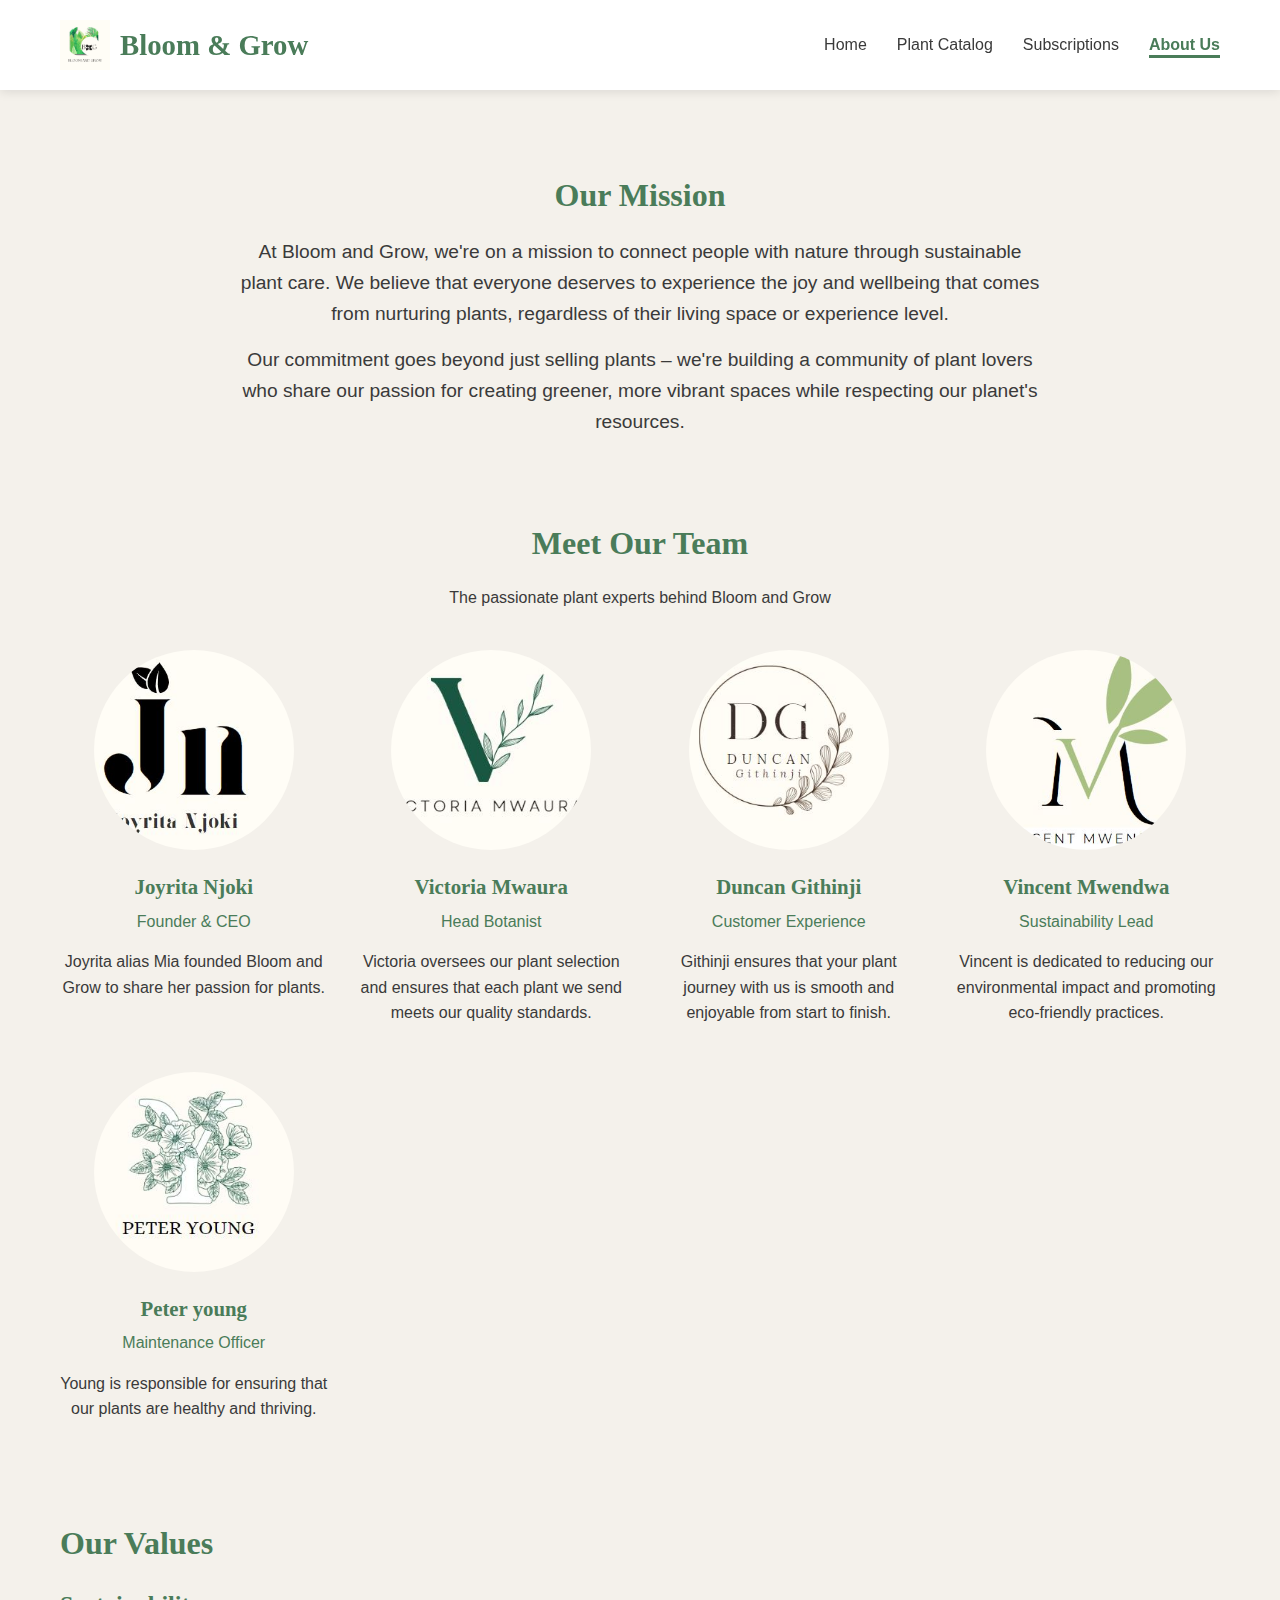
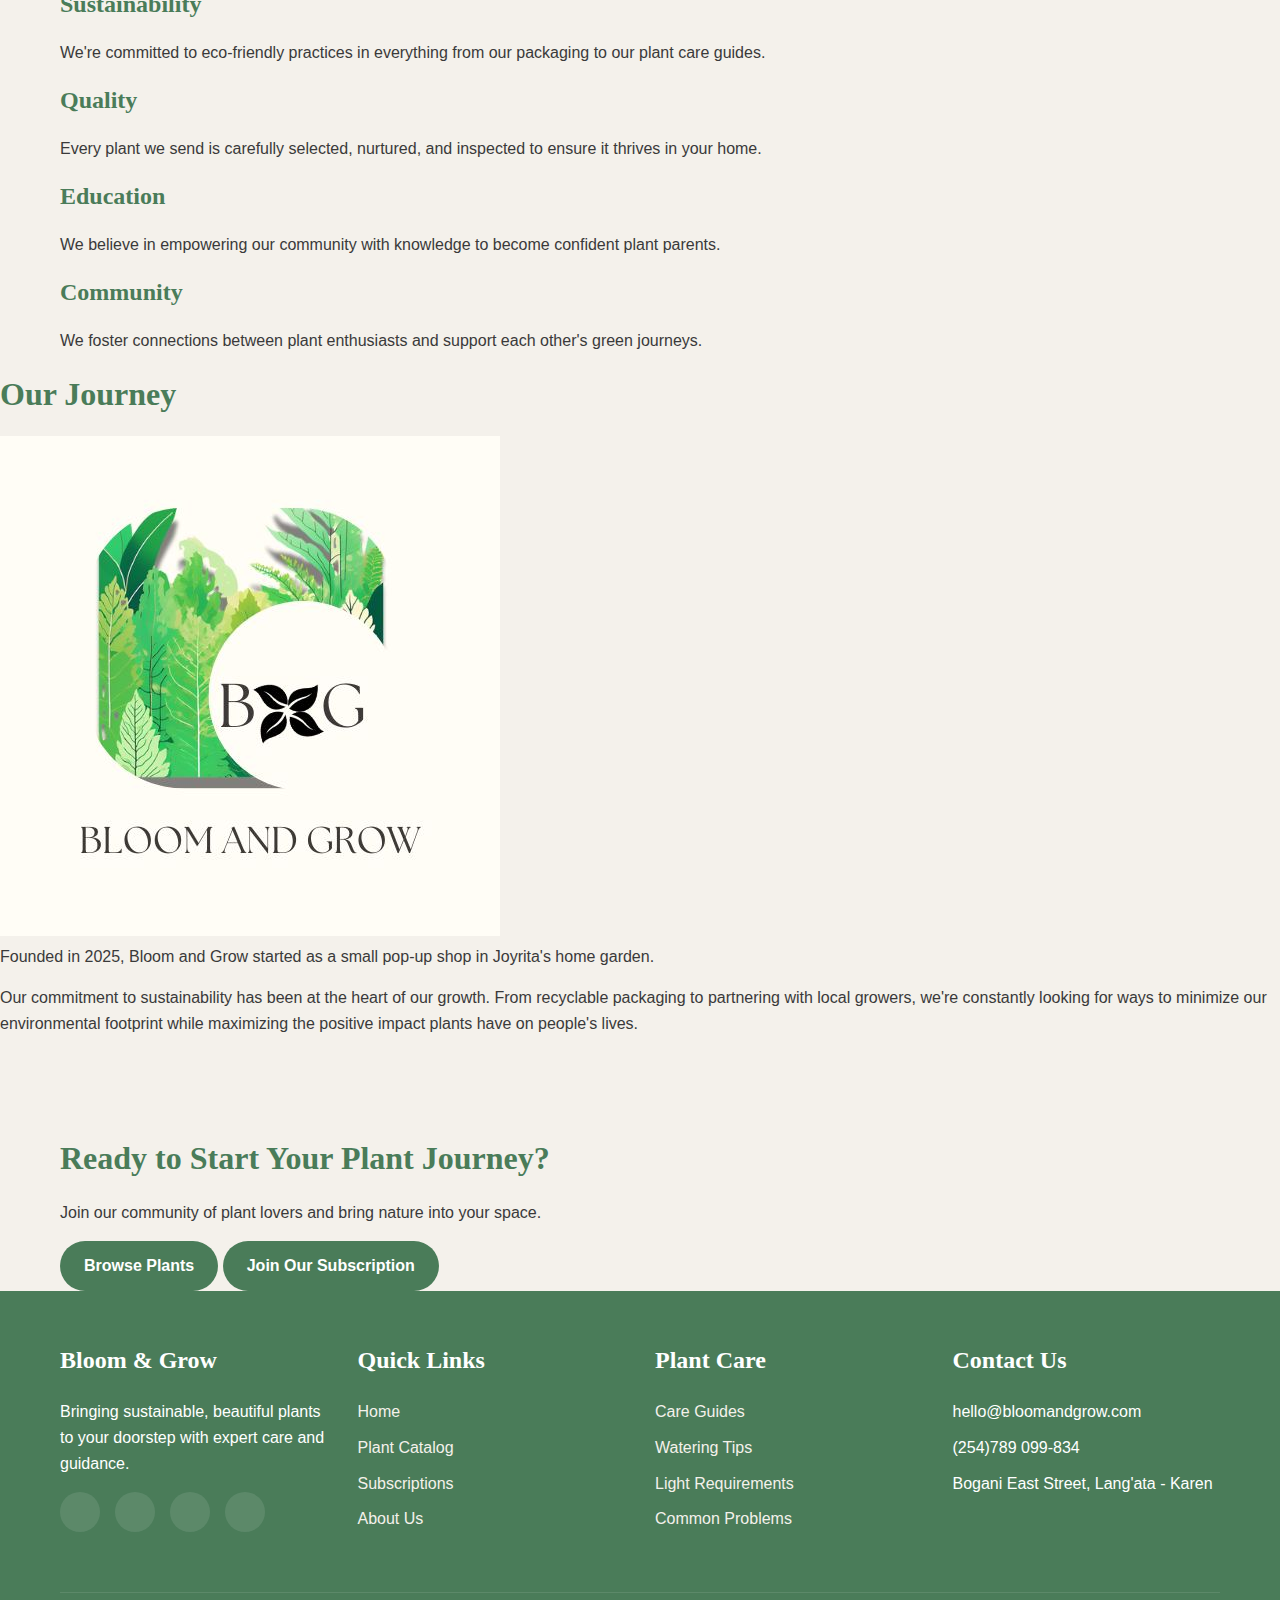
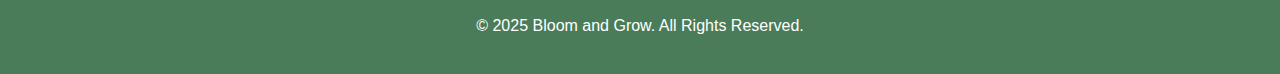
<file: about.html>
<!DOCTYPE html>
<html lang="en">
<head>
    <meta charset="UTF-8">
    <meta name="viewport" content="width=device-width, initial-scale=1.0">
    <title>Bloom and Grow - About Us</title>
    <link rel="stylesheet" href="styles.css">
    <script src="script.js" defer></script>
</head>
<body>
    <header>
        <div class="container">
            <nav class="navbar">
                <div class="logo">
                    <img src="assets/bnglogo.jpg" alt="Bloom and Grow Logo">
                    <h1>Bloom & Grow</h1>
                </div>
                <ul class="nav-links">
                    <li><a href="index.html">Home</a></li>
                    <li><a href="catalog.html">Plant Catalog</a></li>
                    <li><a href="subscription.html">Subscriptions</a></li>
                    <li><a href="about.html" class="active">About Us</a></li>
                </ul>
                <div class="hamburger">
                    <span></span>
                    <span></span>
                    <span></span>
                </div>
            </nav>
        </div>
    </header>

    <section class="about-page">
        <div class="container">
            <div class="mission fade-in">
                <h2>Our Mission</h2>
                <p>At Bloom and Grow, we're on a mission to connect people with nature through sustainable plant care. We believe that everyone deserves to experience the joy and wellbeing that comes from nurturing plants, regardless of their living space or experience level.</p>
                <p>Our commitment goes beyond just selling plants – we're building a community of plant lovers who share our passion for creating greener, more vibrant spaces while respecting our planet's resources.</p>
            </div>
            
            <div class="team">
                <div class="section-title fade-in">
                    <h2>Meet Our Team</h2>
                    <p>The passionate plant experts behind Bloom and Grow</p>
                </div>
                
                <div class="team-grid">
                    <div class="team-member fade-in">
                        <div class="team-img">
                            <img src="assets/joyrita.JPG" alt="Joyrita Njoki">
                        </div>
                        <h3 class="team-name">Joyrita Njoki</h3>
                        <p class="team-position">Founder & CEO</p>
                        <p>Joyrita alias Mia founded Bloom and Grow to share her passion for plants.</p>
                    </div>
                    
                    <div class="team-member fade-in">
                        <div class="team-img">
                            <img src="assets/victoria.JPG" alt="Victoria Mwaura">
                        </div>
                        <h3 class="team-name">Victoria Mwaura</h3>
                        <p class="team-position">Head Botanist</p>
                        <p>Victoria oversees our plant selection and ensures that each plant we send meets our quality standards.</p>
                    </div>
                    
                    <div class="team-member fade-in">
                        <div class="team-img">
                            <img src="assets/duncan.JPG" alt="Duncan Githinji">
                        </div>
                        <h3 class="team-name">Duncan Githinji</h3>
                        <p class="team-position">Customer Experience</p>
                        <p>Githinji ensures that your plant journey with us is smooth and enjoyable from start to finish.</p>
                    </div>
                    
                    <div class="team-member fade-in">
                        <div class="team-img">
                            <img src="assets/vincent.JPG" alt="Vincent Mwendwa">
                        </div>
                        <h3 class="team-name">Vincent Mwendwa</h3>
                        <p class="team-position">Sustainability Lead</p>
                        <p>Vincent is dedicated to reducing our environmental impact and promoting eco-friendly practices.</p>
                    </div>

                    <div class="team-member fade-in">
                        <div class="team-img">
                            <img src="assets/young.JPG" alt="Peter Young">
                        </div>
                        <h3 class="team-name">Peter young</h3>
                        <p class="team-position"> Maintenance Officer</p>
                        <p> Young is responsible for ensuring that our plants are healthy and thriving.</p>
                    </div>
                </div>
            </div>

            <div class="values fade-in">
                <h2>Our Values</h2>
                <div class="values-grid">

                        <h3>Sustainability</h3>
                        <p>We're committed to eco-friendly practices in everything from our packaging to our plant care guides.</p>

                        <h3>Quality</h3>
                        <p>Every plant we send is carefully selected, nurtured, and inspected to ensure it thrives in your home.</p>
                   
                        <h3>Education</h3>
                        <p>We believe in empowering our community with knowledge to become confident plant parents.</p>
                    
                        </div>
                        <h3>Community</h3>
                        <p>We foster connections between plant enthusiasts and support each other's green journeys.</p>
                </div>
            </div>
            
            <div class="story fade-in">
                <h2>Our Journey</h2>
                <div class="story-content">
                    <div class="story-image">
                        <img src="assets/bnglogo.jpg" alt="Bloom and Grow Journey">
                    </div>
                    <div class="story-text">
                        <p>Founded in 2025, Bloom and Grow started as a small pop-up shop in Joyrita's home garden.</p>
                        <p>Our commitment to sustainability has been at the heart of our growth. 
                            From recyclable packaging to partnering with local growers,
                            we're constantly looking for ways to minimize our environmental footprint while maximizing the positive impact plants have on people's lives.</p>
                    </div>
                </div>
            </div>
        </div>
    </section>
    
    <section class="cta-section">
        <div class="container">
            <div class="cta-content fade-in">
                <h2>Ready to Start Your Plant Journey?</h2>
                <p>Join our community of plant lovers and bring nature into your space.</p>
                <div class="cta-buttons">
                    <a href="catalog.html" class="btn primary-btn">Browse Plants</a>
                    <a href="subscription.html" class="btn secondary-btn">Join Our Subscription</a>
                </div>
            </div>
        </div>
    </section>

    <footer>
        <div class="container">
          <div class="footer-content">
            <div class="footer-column">
              <h3>Bloom & Grow</h3>
              <p>Bringing sustainable, beautiful plants to your doorstep with expert care and guidance.</p>
              <div class="social-icons">
                <a href="#" class="social-icon"><i class="fab fa-facebook-f"></i></a>
                <a href="#" class="social-icon"><i class="fab fa-instagram"></i></a>
                <a href="#" class="social-icon"><i class="fab fa-pinterest"></i></a>
                <a href="#" class="social-icon"><i class="fab fa-twitter"></i></a>
              </div>
            </div>
            <div class="footer-column">
              <h3>Quick Links</h3>
              <ul class="footer-links">
                <li><a href="index.html">Home</a></li>
                <li><a href="catalog.html">Plant Catalog</a></li>
                <li><a href="subscription.html">Subscriptions</a></li>
                <li><a href="about.html">About Us</a></li>
              </ul>
            </div>
            <div class="footer-column">
              <h3>Plant Care</h3>
              <ul class="footer-links">
                <li><a href="#">Care Guides</a></li>
                <li><a href="#">Watering Tips</a></li>
                <li><a href="#">Light Requirements</a></li>
                <li><a href="#">Common Problems</a></li>
              </ul>
            </div>
            <div class="footer-column">
              <h3>Contact Us</h3>
              <ul class="footer-links">
                <li><i class="fas fa-envelope"></i> hello@bloomandgrow.com</li>
                <li><i class="fas fa-phone"></i> (254)789 099-834</li>
                <li><i class="fas fa-map-marker-alt"></i>  Bogani  East Street, Lang'ata - Karen</li>
              </ul>
            </div>
          </div>
          <div class="footer-bottom">
            <p>&copy; 2025 Bloom and Grow. All Rights Reserved.</p>
          </div>
        </div>
      </footer>
</body>
</html>
</file>
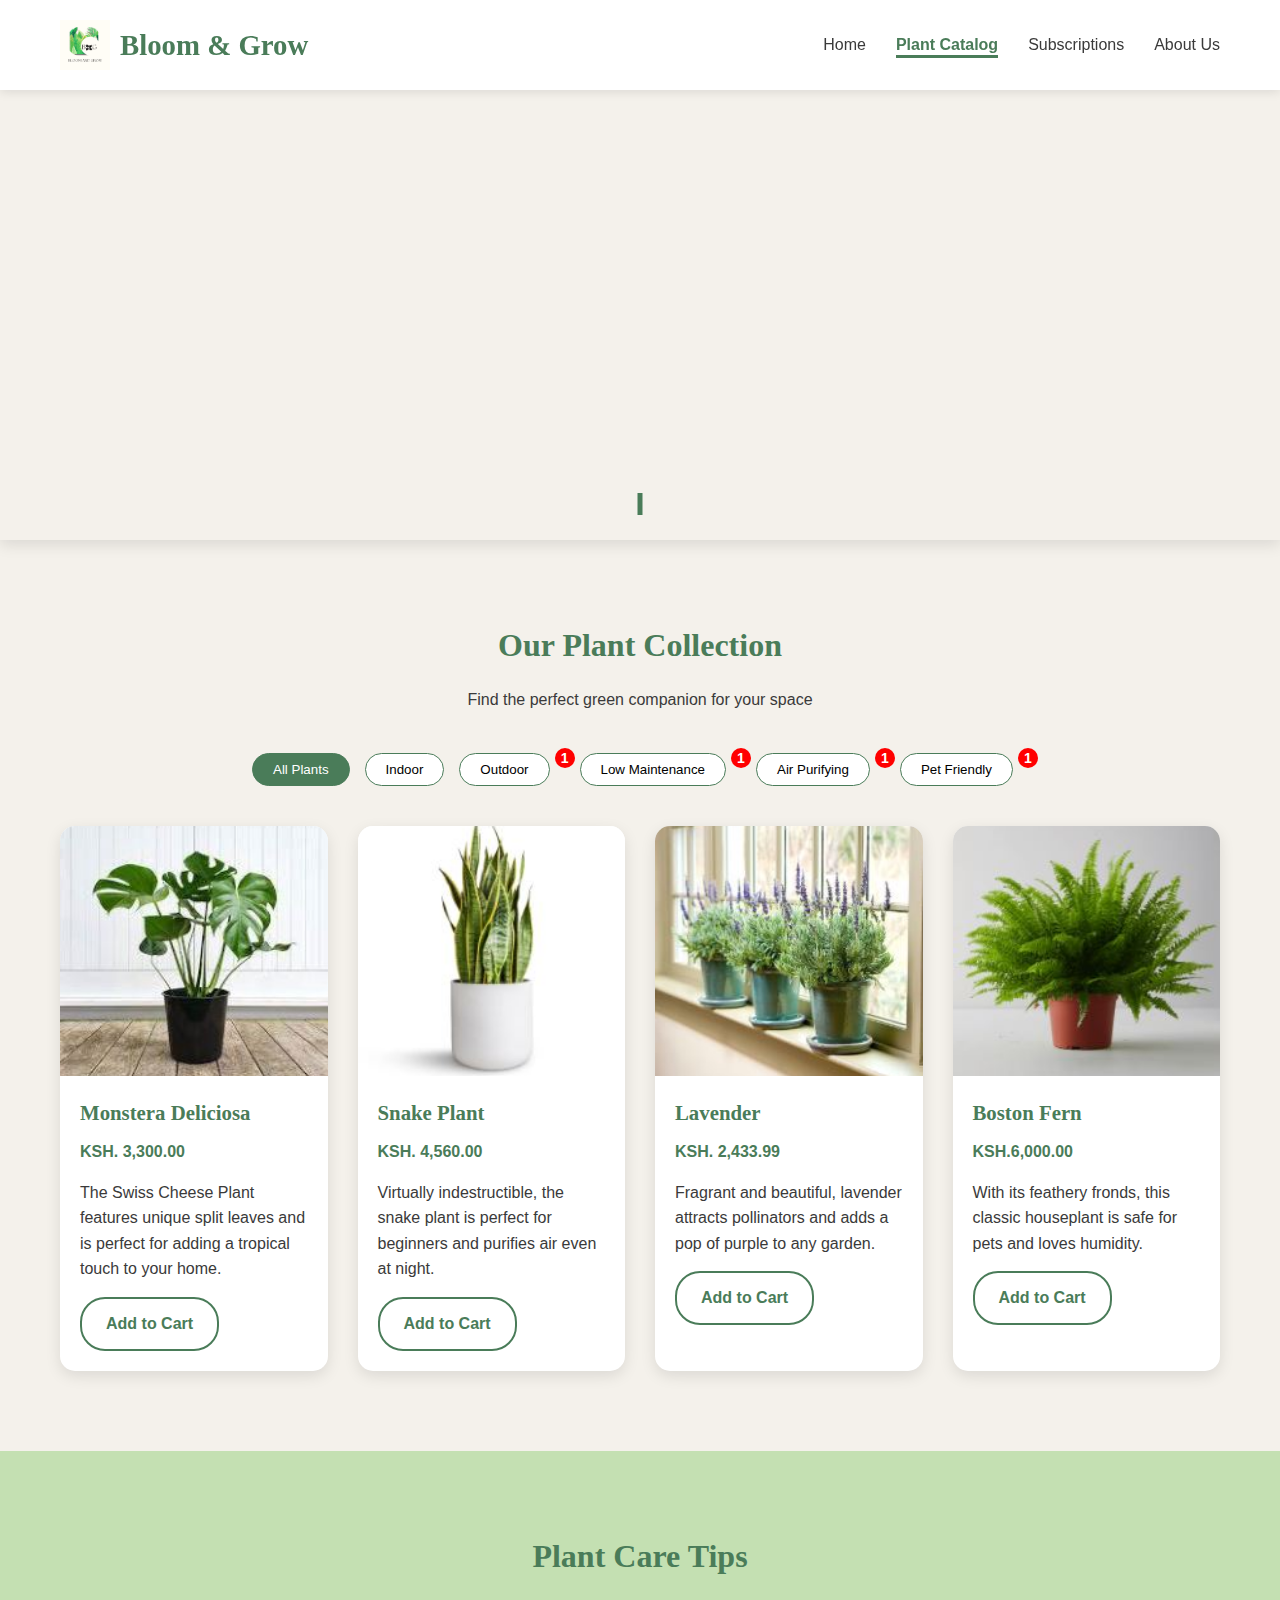
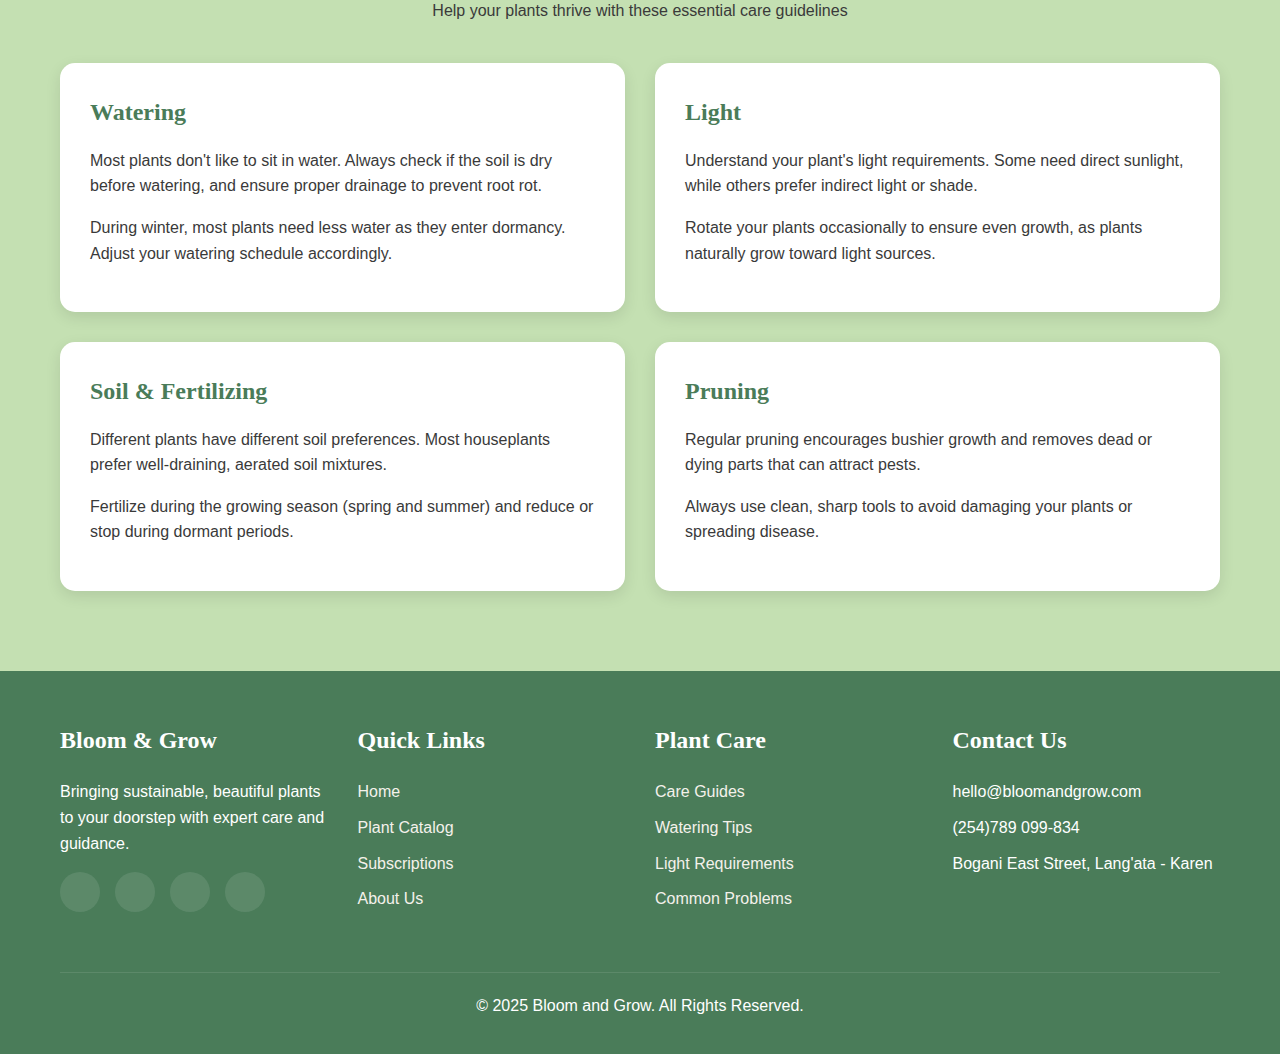
<file: catalog.html>
<!DOCTYPE html>
<html lang="en">
<head>
    <meta charset="UTF-8">
    <meta name="viewport" content="width=device-width, initial-scale=1.0">
    <title>Bloom and Grow - About Us</title>
    <link rel="stylesheet" href="styles.css">
    <script src="script.js" defer></script>
</head>
<body>
    <header>
        <div class="container">
            <nav class="navbar">
                <div class="logo">
                    <img src="assets/bnglogo.jpg" alt="Bloom and Grow Logo">
                    <h1>Bloom & Grow</h1>
                </div>
                <ul class="nav-links">
                    <li><a href="index.html">Home</a></li>
                    <li><a href="catalog.html" class="active">Plant Catalog</a></li>
                    <li><a href="subscription.html">Subscriptions</a></li>
                    <li><a href="about.html" >About Us</a></li>
                </ul>
                <div class="hamburger">
                    <span></span>
                    <span></span>
                    <span></span>
                </div>
            </nav>
        </div>
    </header>


<!-- plant animation Section -->
    <div class="animation-container">
      <canvas class="growing-plant-canvas" width="300" height="400"></canvas>
  </div>

  <!-- Main Catalog Section -->
  <section class="catalog">
    <div class="container">
      <div class="section-title">
        <h2>Our Plant Collection</h2>
        <p>Find the perfect green companion for your space</p>
      </div>
      
      <!-- Filter Buttons -->
      <div class="filters">
        <div class="loading-spinner"></div>

        <button class="filter-btn active" data-filter="all">All Plants</button>
        <button class="filter-btn" data-filter="indoor">Indoor</button>
        <button class="filter-btn" data-filter="outdoor">Outdoor</button>
        <div class="cart-icon">
          <i class="fas fa-shopping-cart"></i>
          <span class="cart-count">1</span>
        </div>
        <button class="filter-btn" data-filter="low-maintenance">Low Maintenance</button>
        <div class="cart-icon">
          <i class="fas fa-shopping-cart"></i>
          <span class="cart-count">1</span>
        </div>
        <button class="filter-btn" data-filter="air-purifying">Air Purifying</button>
        <div class="cart-icon">
          <i class="fas fa-shopping-cart"></i>
          <span class="cart-count">1</span>
        </div>
        <button class="filter-btn" data-filter="pet-friendly">Pet Friendly</button>
        <div class="cart-icon">
          <i class="fas fa-shopping-cart"></i>
          <span class="cart-count">1</span>
        </div>
      </div>
      
      <!-- Plants Grid -->
      <div class="plants-grid">
        <!-- Plant 1 -->
        <div class="plant-card indoor air-purifying animate-on-scroll">
          <div class="plant-img">
            <img src="assets/mdmd.JPG" alt="Monstera Deliciosa">
          </div>
          <div class="plant-content">
            <h3 class="plant-name">Monstera Deliciosa</h3>
            <p class="plant-price">KSH. 3,300.00</p>
            <p class="plant-description">The Swiss Cheese Plant features unique split leaves and is perfect for adding a tropical touch to your home.</p>
            <a href="#" class="btn btn-outline add-to-cart-btn" data-product="Monstera Deliciosa" data-price="3300">Add to Cart</a>
            <div class="quantity-selector">
              <label for="quantity-1">Quantity:</label>
              <div class="quantity-controls">
                <button class="quantity-btn decrease-btn">-</button>
                <input type="number" id="quantity-1" class="quantity-input" value="1" min="1" max="10">
                <button class="quantity-btn increase-btn">+</button>
              </div>
            </div>
            <div class="confirmation-prompt">
              <p>Are you sure you want to add <span class="qty-confirm">1</span> Monstera Deliciosa to your cart?</p>
              <div class="confirmation-buttons">
                <button class="btn btn-outline confirm-btn">Yes, Add to Cart</button>
                <button class="btn btn-outline cancel-btn">Cancel</button>
              </div>
            </div>
          </div>
        </div>
        
        <!-- Plant 2 -->
        <div class="plant-card indoor low-maintenance animate-on-scroll">
          <div class="plant-img">
            <img src="assets/snake.JPG" alt="Snake Plant">
          </div>
          <div class="plant-content">
            <h3 class="plant-name">Snake Plant</h3>
            <p class="plant-price">KSH. 4,560.00</p>
            <p class="plant-description">Virtually indestructible, the snake plant is perfect for beginners and purifies air even at night.</p>
            <a href="#" class="btn btn-outline add-to-cart-btn" data-product="Snake Plant" data-price="4560">Add to Cart</a>
            <div class="quantity-selector">
              <label for="quantity-2">Quantity:</label>
              <div class="quantity-controls">
                <button class="quantity-btn decrease-btn">-</button>
                <input type="number" id="quantity-2" class="quantity-input" value="1" min="1" max="10">
                <button class="quantity-btn increase-btn">+</button>
              </div>
            </div>
            <div class="confirmation-prompt">
              <p>Are you sure you want to add <span class="qty-confirm">1</span> Snake Plant to your cart?</p>
              <div class="confirmation-buttons">
                <button class="btn btn-outline confirm-btn">Yes, Add to Cart</button>
                <button class="btn btn-outline cancel-btn">Cancel</button>
              </div>
            </div>
          </div>
        </div>
        
        <!-- Plant 3 -->
        <div class="plant-card outdoor animate-on-scroll">
          <div class="plant-img">
            <img src="assets/lavender.JPG" alt="Lavender">
          </div>
          <div class="plant-content">
            <h3 class="plant-name">Lavender</h3>
            <p class="plant-price">KSH. 2,433.99</p>
            <p class="plant-description">Fragrant and beautiful, lavender attracts pollinators and adds a pop of purple to any garden.</p>
            <a href="#" class="btn btn-outline add-to-cart-btn" data-product="Lavender" data-price="2433.99">Add to Cart</a>
            <div class="quantity-selector">
              <label for="quantity-3">Quantity:</label>
              <div class="quantity-controls">
                <button class="quantity-btn decrease-btn">-</button>
                <input type="number" id="quantity-3" class="quantity-input" value="1" min="1" max="10">
                <button class="quantity-btn increase-btn">+</button>
              </div>
            </div>
            <div class="confirmation-prompt">
              <p>Are you sure you want to add <span class="qty-confirm">1</span> Lavender to your cart?</p>
              <div class="confirmation-buttons">
                <button class="btn btn-outline confirm-btn">Yes, Add to Cart</button>
                <button class="btn btn-outline cancel-btn">Cancel</button>
              </div>
            </div>
          </div>
        </div>
             
        <!-- Plant 4 -->
        <div class="plant-card indoor pet-friendly animate-on-scroll">
          <div class="plant-img">
            <img src="assets/boston.JPG" alt="Boston Fern">
          </div>
          <div class="plant-content">
            <h3 class="plant-name">Boston Fern</h3>
            <p class="plant-price">KSH.6,000.00</p>
            <p class="plant-description">With its feathery fronds, this classic houseplant is safe for pets and loves humidity.</p>
            <a href="#" class="btn btn-outline add-to-cart-btn" data-product="Boston Fern" data-price="6000">Add to Cart</a>
            <div class="quantity-selector">
              <label for="quantity-4">Quantity:</label>
              <div class="quantity-controls">
                <button class="quantity-btn decrease-btn">-</button>
                <input type="number" id="quantity-4" class="quantity-input" value="1" min="1" max="10">
                <button class="quantity-btn increase-btn">+</button>
              </div>
            </div>
            <div class="confirmation-prompt">
              <p>Are you sure you want to add <span class="qty-confirm">1</span> Boston Fern to your cart?</p>
              <div class="confirmation-buttons">
                <button class="btn btn-outline confirm-btn">Yes, Add to Cart</button>
                <button class="btn btn-outline cancel-btn">Cancel</button>
              </div>
            </div>
          </div>
        </div>
      </div>
    </div>
  </section>


  <!-- Plant Care Tips Section -->
  <section style="background-color: var(--light-green); padding: 80px 0;">
    <div class="container">
      <div class="section-title">
        <h2>Plant Care Tips</h2>
        <p>Help your plants thrive with these essential care guidelines</p>
      </div>
      <div style="display: flex; flex-wrap: wrap; gap: 30px; justify-content: space-between;">
        <div style="flex-basis: calc(50% - 15px); background-color: white; padding: 30px; border-radius: 15px; box-shadow: 0 5px 15px rgba(0, 0, 0, 0.1);" class="animate-on-scroll">
          <h3><i class="fas fa-tint leaf-icon"></i> Watering</h3>
          <p>Most plants don't like to sit in water. Always check if the soil is dry before watering, and ensure proper drainage to prevent root rot.</p>
          <p>During winter, most plants need less water as they enter dormancy. Adjust your watering schedule accordingly.</p>
        </div>
        <div style="flex-basis: calc(50% - 15px); background-color: white; padding: 30px; border-radius: 15px; box-shadow: 0 5px 15px rgba(0, 0, 0, 0.1);" class="animate-on-scroll">
          <h3><i class="fas fa-sun leaf-icon"></i> Light</h3>
          <p>Understand your plant's light requirements. Some need direct sunlight, while others prefer indirect light or shade.</p>
          <p>Rotate your plants occasionally to ensure even growth, as plants naturally grow toward light sources.</p>
        </div>
        <div style="flex-basis: calc(50% - 15px); background-color: white; padding: 30px; border-radius: 15px; box-shadow: 0 5px 15px rgba(0, 0, 0, 0.1);" class="animate-on-scroll">
          <h3><i class="fas fa-seedling leaf-icon"></i> Soil & Fertilizing</h3>
          <p>Different plants have different soil preferences. Most houseplants prefer well-draining, aerated soil mixtures.</p>
          <p>Fertilize during the growing season (spring and summer) and reduce or stop during dormant periods.</p>
        </div>
        <div style="flex-basis: calc(50% - 15px); background-color: white; padding: 30px; border-radius: 15px; box-shadow: 0 5px 15px rgba(0, 0, 0, 0.1);" class="animate-on-scroll">
          <h3><i class="fas fa-cut leaf-icon"></i> Pruning</h3>
          <p>Regular pruning encourages bushier growth and removes dead or dying parts that can attract pests.</p>
          <p>Always use clean, sharp tools to avoid damaging your plants or spreading disease.</p>
        </div>
      </div>
    </div>
  </section>
  
  <!-- Footer Section -->
  <footer>
    <div class="container">
      <div class="footer-content">
        <div class="footer-column">
          <h3>Bloom & Grow</h3>
          <p>Bringing sustainable, beautiful plants to your doorstep with expert care and guidance.</p>
          <div class="social-icons">
            <a href="#" class="social-icon"><i class="fab fa-facebook-f"></i></a>
            <a href="#" class="social-icon"><i class="fab fa-instagram"></i></a>
            <a href="#" class="social-icon"><i class="fab fa-pinterest"></i></a>
            <a href="#" class="social-icon"><i class="fab fa-twitter"></i></a>
          </div>
        </div>
        <div class="footer-column">
          <h3>Quick Links</h3>
          <ul class="footer-links">
            <li><a href="index.html">Home</a></li>
            <li><a href="catalog.html">Plant Catalog</a></li>
            <li><a href="subscription.html">Subscriptions</a></li>
            <li><a href="about.html">About Us</a></li>
          </ul>
        </div>
        <div class="footer-column">
          <h3>Plant Care</h3>
          <ul class="footer-links">
            <li><a href="#">Care Guides</a></li>
            <li><a href="#">Watering Tips</a></li>
            <li><a href="#">Light Requirements</a></li>
            <li><a href="#">Common Problems</a></li>
          </ul>
        </div>
        <div class="footer-column">
          <h3>Contact Us</h3>
          <ul class="footer-links">
            <li><i class="fas fa-envelope"></i> hello@bloomandgrow.com</li>
            <li><i class="fas fa-phone"></i> (254)789 099-834</li>
            <li><i class="fas fa-map-marker-alt"></i>  Bogani  East Street, Lang'ata - Karen</li>
          </ul>
        </div>
      </div>
      <div class="footer-bottom">
        <p>&copy; 2025 Bloom and Grow. All Rights Reserved.</p>
      </div>
    </div>
  </footer>
</body>
</html>
</file>
<file: styles.css>
/* Global Styles */
:root {
    --primary-green: #4a7c59;
    --secondary-green: #8cb369;
    --light-green: #c4e0b2;
    --brown: #8d6346;
    --light-brown: #bea38b;
    --neutral-light: #f4f1eb;
    --neutral-dark: #3a3a3a;
    --gradient-green: linear-gradient(to right, var(--primary-green), var(--secondary-green));
  }
  
  * {
    margin: 0;
    padding: 0;
    box-sizing: border-box;
  }
  
  body {
    font-family: 'Poppins', sans-serif;
    background-color: var(--neutral-light);
    color: var(--neutral-dark);
    line-height: 1.6;
  }
  
  .container {
    max-width: 1200px;
    margin: 0 auto;
    padding: 0 20px;
  }
  
  /* Typography */
  h1, h2, h3, h4, h5, h6 {
    font-family: 'Playfair Display', serif;
    margin-bottom: 1rem;
    color: var(--primary-green);
  }
  
  h1 {
    font-size: 2.5rem;
  }
  
  h2 {
    font-size: 2rem;
  }
  
  h3 {
    font-size: 1.5rem;
  }
  
  p {
    margin-bottom: 1rem;
  }
  
  a {
    text-decoration: none;
    color: var(--primary-green);
    transition: color 0.3s ease;
  }
  
  a:hover {
    color: var(--secondary-green);
  }
  
  /* Buttons */
  .btn {
    display: inline-block;
    padding: 12px 24px;
    background-color: var(--primary-green);
    color: white;
    border: none;
    border-radius: 25px;
    font-weight: 600;
    cursor: pointer;
    transition: all 0.3s ease;
  }
  
  .btn:hover {
    background-color: var(--secondary-green);
    transform: translateY(-2px);
  }
  
  .btn-secondary {
    background-color: var(--brown);
  }
  
  .btn-secondary:hover {
    background-color: var(--light-brown);
  }
  
  .btn-outline {
    background-color: transparent;
    border: 2px solid var(--primary-green);
    color: var(--primary-green);
  }
  
  .btn-outline:hover {
    background-color: var(--primary-green);
    color: white;
  }
  
  /* Header */
  header {
    background-color: white;
    box-shadow: 0 2px 10px rgba(0, 0, 0, 0.1);
    position: sticky;
    top: 0;
    z-index: 100;
  }
  
  .navbar {
    display: flex;
    justify-content: space-between;
    align-items: center;
    padding: 20px 0;
  }
  
  .logo {
    display: flex;
    align-items: center;
  }
  
  .logo img {
    height: 50px;
    margin-right: 10px;
  }
  
  .logo h1 {
    margin-bottom: 0;
    font-size: 1.8rem;
  }
  
  .nav-links {
    display: flex;
    list-style: none;
  }
  
  .nav-links li {
    margin-left: 30px;
  }
  
  .nav-links a {
    font-weight: 500;
    color: var(--neutral-dark);
    position: relative;
  }
  
  .nav-links a:hover {
    color: var(--primary-green);
  }
  
  .nav-links a.active {
    color: var(--primary-green);
  }
  
  .nav-links a.active::after {
    content: '';
    position: absolute;
    width: 100%;
    height: 2px;
    background-color: var(--primary-green);
    bottom: -5px;
    left: 0;
  }
  
  .hamburger {
    display: none;
    cursor: pointer;
  }
  
  /* Hero Section */
  .hero {
    background: url('images/hero-bg.jpg') no-repeat center center/cover;
    height: 600px;
    display: flex;
    align-items: center;
    position: relative;
  }
  
  .hero::before {
    content: '';
    position: absolute;
    top: 0;
    left: 0;
    width: 100%;
    height: 100%;
    background: rgba(0, 0, 0, 0.3);
  }
  
  .hero-content {
    position: relative;
    color: white;
    max-width: 600px;
  }
  
  .hero-content h2 {
    font-size: 3rem;
    margin-bottom: 20px;
    color: white;
  }
  
  .hero-content p {
    font-size: 1.2rem;
    margin-bottom: 30px;
  }
  
  /* Categories Section */
  .categories {
    padding: 80px 0;
  }
  
  .section-title {
    text-align: center;
    margin-bottom: 40px;
  }
  
  .categories-container {
    display: flex;
    justify-content: space-between;
    flex-wrap: wrap;
    gap: 30px;
  }
  
  .category-card {
    flex-basis: calc(33.33% - 20px);
    background-color: white;
    border-radius: 15px;
    overflow: hidden;
    box-shadow: 0 5px 15px rgba(0, 0, 0, 0.1);
    transition: transform 0.3s ease;
  }
  
  .category-card:hover {
    transform: translateY(-10px);
  }
  
  .category-img {
    height: 200px;
    overflow: hidden;
  }
  
  .category-img img {
    width: 100%;
    height: 100%;
    object-fit: cover;
    transition: transform 0.5s ease;
  }
  
  .category-card:hover .category-img img {
    transform: scale(1.1);
  }
  
  .category-content {
    padding: 20px;
  }
  
  .category-content h3 {
    margin-bottom: 10px;
  }
  
  /* Subscription Section */
  .subscription {
    padding: 80px 0;
    background: var(--gradient-green);
    color: white;
  }
  
  .subscription .section-title {
    color: white;
  }
  
  .subscription-cards {
    display: flex;
    justify-content: space-between;
    flex-wrap: wrap;
    gap: 30px;
  }
  
  .subscription-card {
    flex-basis: calc(33.33% - 20px);
    background-color: white;
    border-radius: 15px;
    padding: 30px;
    box-shadow: 0 5px 15px rgba(0, 0, 0, 0.1);
    color: var(--neutral-dark);
    transition: transform 0.3s ease;
  }
  
  .subscription-card:hover {
    transform: translateY(-10px);
  }
  
  .subscription-card h3 {
    font-size: 1.8rem;
    margin-bottom: 20px;
  }
  
  .price {
    font-size: 2.5rem;
    font-weight: 700;
    margin-bottom: 20px;
    color: var(--primary-green);
  }
  
  .price span {
    font-size: 1rem;
    font-weight: 400;
  }
  
  .features {
    margin-bottom: 30px;
  }
  
  .features li {
    margin-bottom: 10px;
    list-style: none;
    display: flex;
    align-items: center;
  }
  
  .features li:before {
    content: '✓';
    color: var(--primary-green);
    margin-right: 10px;
    font-weight: bold;
  }
  
  /* About Section */
  .about {
    padding: 80px 0;
  }
  
  .about-content {
    display: flex;
    align-items: center;
    gap: 50px;
  }
  
  .about-img {
    flex: 1;
  }
  
  .about-img img {
    width: 100%;
    border-radius: 15px;
  }
  
  .about-text {
    flex: 1;
  }
  
  /* Plant Catalog Styles */
  .catalog {
    padding: 80px 0;
  }
  
  .filters {
    margin-bottom: 40px;
    display: flex;
    justify-content: center;
    gap: 15px;
  }
  
  .filter-btn {
    padding: 8px 20px;
    background-color: white;
    border: 1px solid var(--primary-green);
    border-radius: 20px;
    cursor: pointer;
    transition: all 0.3s ease;
  }
  
  .filter-btn:hover, .filter-btn.active {
    background-color: var(--primary-green);
    color: white;
  }
  
  .plants-grid {
    display: grid;
    grid-template-columns: repeat(auto-fill, minmax(250px, 1fr));
    gap: 30px;
  }
  
  .plant-card {
    background-color: white;
    border-radius: 15px;
    overflow: hidden;
    box-shadow: 0 5px 15px rgba(0, 0, 0, 0.1);
    transition: transform 0.3s ease;
  }
  
  .plant-card:hover {
    transform: translateY(-10px);
  }
  
  .plant-img {
    height: 250px;
    overflow: hidden;
  }
  
  .plant-img img {
    width: 100%;
    height: 100%;
    object-fit: cover;
    transition: transform 0.5s ease;
  }
  
  .plant-card:hover .plant-img img {
    transform: scale(1.1);
  }
  
  .plant-content {
    padding: 20px;
  }
  
  .plant-name {
    font-size: 1.3rem;
    margin-bottom: 10px;
  }
  
  .plant-price {
    font-weight: 700;
    color: var(--primary-green);
    margin-bottom: 15px;
  }
  
  .plant-description {
    margin-bottom: 15px;
  }
  
  /* Slider Carousel */
  .carousel {
    height: 500px;
    position: relative;
    overflow: hidden;
  }
  
  .carousel-container {
    display: flex;
    transition: transform 0.2s ease;
    height: 100%;
  }
  
  .carousel-slide {
    flex: 0 0 100%;
    height: 100%;
    position: relative;
  }
  .carousel-slide a {
    display: block;
    width: 100%;
    height: 100%;
  }
  
  .carousel-slide img {
    width: 100%;
    height: 100%;
    object-fit: contain;
    object-position: center;
  }
  
  .carousel-buttons {
    position: absolute;
    bottom: 20px;
    left: 50%;
    transform: translateX(-50%);
    display: flex;
    gap: 10px;
  }
  
  .carousel-btn {
    width: 15px;
    height: 15px;
    border-radius: 50%;
    background-color: rgba(3, 73, 18, 0.5);
    cursor: pointer;
    transition: background-color 0.3s ease;
  }
  
  .carousel-btn.active {
    background-color: white;
  }
  
  .prev-btn, .next-btn {
    position: absolute;
    top: 50%;
    transform: translateY(-50%);
    background-color: rgba(255, 255, 255, 0.3);
    color: white;
    font-size: 24px;
    width: 50px;
    height: 50px;
    border-radius: 50%;
    display: flex;
    align-items: center;
    justify-content: center;
    cursor: pointer;
    transition: background-color 0.3s ease;
  }
  
  .prev-btn:hover, .next-btn:hover {
    background-color: rgba(255, 255, 255, 0.6);
  }
  
  .prev-btn {
    left: 20px;
  }
  
  .next-btn {
    right: 20px;
  }

  
  /* Subscription Page Styles */
  .subscription-page {
    padding: 80px 0;
  }
  
  .subscription-tiers {
    display: flex;
    justify-content: space-between;
    flex-wrap: wrap;
    gap: 30px;
    margin-bottom: 50px;
  }
  
  .tier-card {
    flex-basis: calc(33.33% - 20px);
    border-radius: 15px;
    padding: 40px;
    box-shadow: 0 5px 15px rgba(0, 0, 0, 0.1);
    transition: transform 0.3s ease;
  }
  
  .tier-card.beginner {
    background-color: var(--light-green);
  }
  
  .tier-card.advanced {
    background-color: var(--secondary-green);
    color: white;
  }
  
  .tier-card.premium {
    background-color: var(--primary-green);
    color: white;
  }
  
  .tier-card:hover {
    transform: translateY(-10px);
  }
  
  .tier-name {
    font-size: 1.8rem;
    margin-bottom: 10px;
  }
  
  .tier-price {
    font-size: 2.5rem;
    font-weight: 700;
    margin-bottom: 20px;
  }
  
  .tier-features {
    margin-bottom: 30px;
  }
  
  /* About Us Page Styles */
  .about-page {
    padding: 80px 0;
  }
  
  .mission {
    text-align: center;
    max-width: 800px;
    margin: 0 auto 80px;
  }
  
  .mission p {
    font-size: 1.2rem;
  }
  
  .team {
    margin-bottom: 80px;
  }
  
  .team-grid {
    display: grid;
    grid-template-columns: repeat(auto-fill, minmax(250px, 1fr));
    gap: 30px;
  }
  
  .team-member {
    text-align: center;
  }
  
  .team-img {
    width: 200px;
    height: 200px;
    border-radius: 50%;
    overflow: hidden;
    margin: 0 auto 20px;
  }
  
  .team-img img {
    width: 100%;
    height: 100%;
    object-fit: cover;
  }
  
  .team-name {
    font-size: 1.3rem;
    margin-bottom: 5px;
  }
  
  .team-position {
    color: var(--primary-green);
    margin-bottom: 15px;
  }
  
  .sustainability {
    display: flex;
    align-items: center;
    gap: 50px;
  }
  
  .sustainability-img {
    flex: 1;
  }
  
  .sustainability-img img {
    width: 100%;
    border-radius: 15px;
  }
  
  .sustainability-text {
    flex: 1;
  }
  
  /* Footer */
  footer {
    background-color: var(--primary-green);
    color: white;
    padding: 50px 0 20px;
  }
  
  .footer-content {
    display: flex;
    justify-content: space-between;
    flex-wrap: wrap;
    gap: 30px;
    margin-bottom: 50px;
  }
  
  .footer-column {
    flex: 1;
    min-width: 200px;
  }
  
  .footer-column h3 {
    color: white;
    margin-bottom: 20px;
  }
  
  .footer-links {
    list-style: none;
  }
  
  .footer-links li {
    margin-bottom: 10px;
  }
  
  .footer-links a {
    color: var(--neutral-light);
  }
  
  .footer-links a:hover {
    color: white;
  }
  
  .social-icons {
    display: flex;
    gap: 15px;
  }
  
  .social-icon {
    width: 40px;
    height: 40px;
    background-color: rgba(255, 255, 255, 0.1);
    border-radius: 50%;
    display: flex;
    align-items: center;
    justify-content: center;
    transition: background-color 0.3s ease;
  }
  
  .social-icon:hover {
    background-color: rgba(255, 255, 255, 0.2);
  }
  
  .footer-bottom {
    text-align: center;
    padding-top: 20px;
    border-top: 1px solid rgba(255, 255, 255, 0.1);
  }
  
  /* Responsive Design */
  @media (max-width: 992px) {
    .category-card, .subscription-card, .tier-card {
      flex-basis: calc(50% - 15px);
    }
    
    .about-content, .sustainability {
      flex-direction: column;
    }
  }
  
  @media (max-width: 768px) {
    .hamburger {
      display: block;
    }
    
    .nav-links {
      position: absolute;
      top: 100%;
      left: 0;
      width: 100%;
      background-color: white;
      flex-direction: column;
      align-items: center;
      padding: 20px 0;
      box-shadow: 0 5px 10px rgba(0, 0, 0, 0.1);
      display: none;
    }
    
    .nav-links.active {
      display: flex;
    }
    
    .nav-links li {
      margin: 10px 0;
    }
    
    .category-card, .subscription-card, .tier-card {
      flex-basis: 100%;
    }
  }

   /* Additional styles for cart functionality for interaction with customer and system*/
   .quantity-selector {
    display: none;
    margin: 15px 0;
}

.quantity-selector.active {
    display: flex;
    align-items: center;
    gap: 10px;
}

.quantity-selector input {
    width: 60px;
    padding: 8px;
    border: 1px solid #ddd;
    border-radius: 4px;
    text-align: center;
}

.confirmation-prompt {
    display: none;
    margin-top: 10px;
}

.confirmation-prompt.active {
    display: block;
}

.confirmation-buttons {
    display: flex;
    gap: 10px;
    margin-top: 10px;
}

.quantity-controls {
    display: flex;
    align-items: center;
}

.quantity-btn {
    background: var(--light-green);
    border: none;
    width: 30px;
    height: 30px;
    border-radius: 50%;
    cursor: pointer;
    font-weight: bold;
    display: flex;
    align-items: center;
    justify-content: center;
}

/*animation container for plant*/
.animation-container {
  display: flex;
  justify-content: center;
  align-items: center;
  padding: 25px;
  background-color: #f4f1eb;
  box-shadow: 0 5px 14px rgba(0, 0, 0, 0.1);
}

canvas {
  display: block;
  background-color:  #f4f1eb;
}

/* Loading Spinner */
.loading-spinner {
  display: none;
  border: 6px solid #f3f3f3;
  border-top: 6px solid var(--primary-green);
  border-radius: 50%;
  width: 40px;
  height: 40px;
  animation: spin 1s linear infinite;
  margin: 20px auto;
}

@keyframes spin {
  0% { transform: rotate(0deg); }
  100% { transform: rotate(360deg); }
}


/* Cart Icon */
.cart-icon {
  position: relative;
  font-size: 24px;
  color: var(--primary-green);
  cursor: pointer;
}

.cart-count {
  position: absolute;
  top: -5px;
  right: -10px;
  background: red;
  color: white;
  font-size: 14px;
  font-weight: bold;
  width: 20px;
  height: 20px;
  border-radius: 50%;
  display: flex;
  align-items: center;
  justify-content: center;
}



/* Highlight Active Tab */
.nav-links a.active {
  color: var(--primary-green);
  font-weight: bold;
}

.nav-links a.active::after {
  content: '';
  position: absolute;
  width: 100%;
  height: 3px;
  background-color: var(--primary-green);
  bottom: -5px;
  left: 0;
}


/* Cart Page */
.cart-page {
  padding: 80px 0;
  background-color: var(--neutral-light);
}

.cart-items {
  margin-top: 20px;
  display: flex;
  flex-direction: column;
  gap: 20px;
}

.cart-item {
  display: flex;
  justify-content: space-between;
  align-items: center;
  background: white;
  padding: 15px;
  border-radius: 8px;
  box-shadow: 0 2px 10px rgba(0, 0, 0, 0.1);
}

.cart-item img {
  width: 60px;
  height: 60px;
  border-radius: 5px;
}

.cart-item-details {
  flex: 1;
  margin-left: 15px;
}

.cart-item h3 {
  font-size: 1.2rem;
  color: var(--primary-green);
}

.cart-item .price {
  font-weight: bold;
  color: var(--brown);
}

.quantity-controls {
  display: flex;
  align-items: center;
  gap: 10px;
}

.quantity-btn {
  background: var(--secondary-green);
  border: none;
  color: white;
  width: 30px;
  height: 30px;
  border-radius: 50%;
  cursor: pointer;
}

.remove-btn {
  background: red;
  color: white;
  border: none;
  padding: 5px 10px;
  cursor: pointer;
  border-radius: 5px;
}

.cart-summary {
  margin-top: 30px;
  text-align: center;
}

.cart-summary h3 {
  font-size: 1.5rem;
}

.btn-cancel {
  background: var(--brown);
  color: white;
  padding: 10px 20px;
  border-radius: 5px;
  cursor: pointer;
  border: none;
}
</file>
